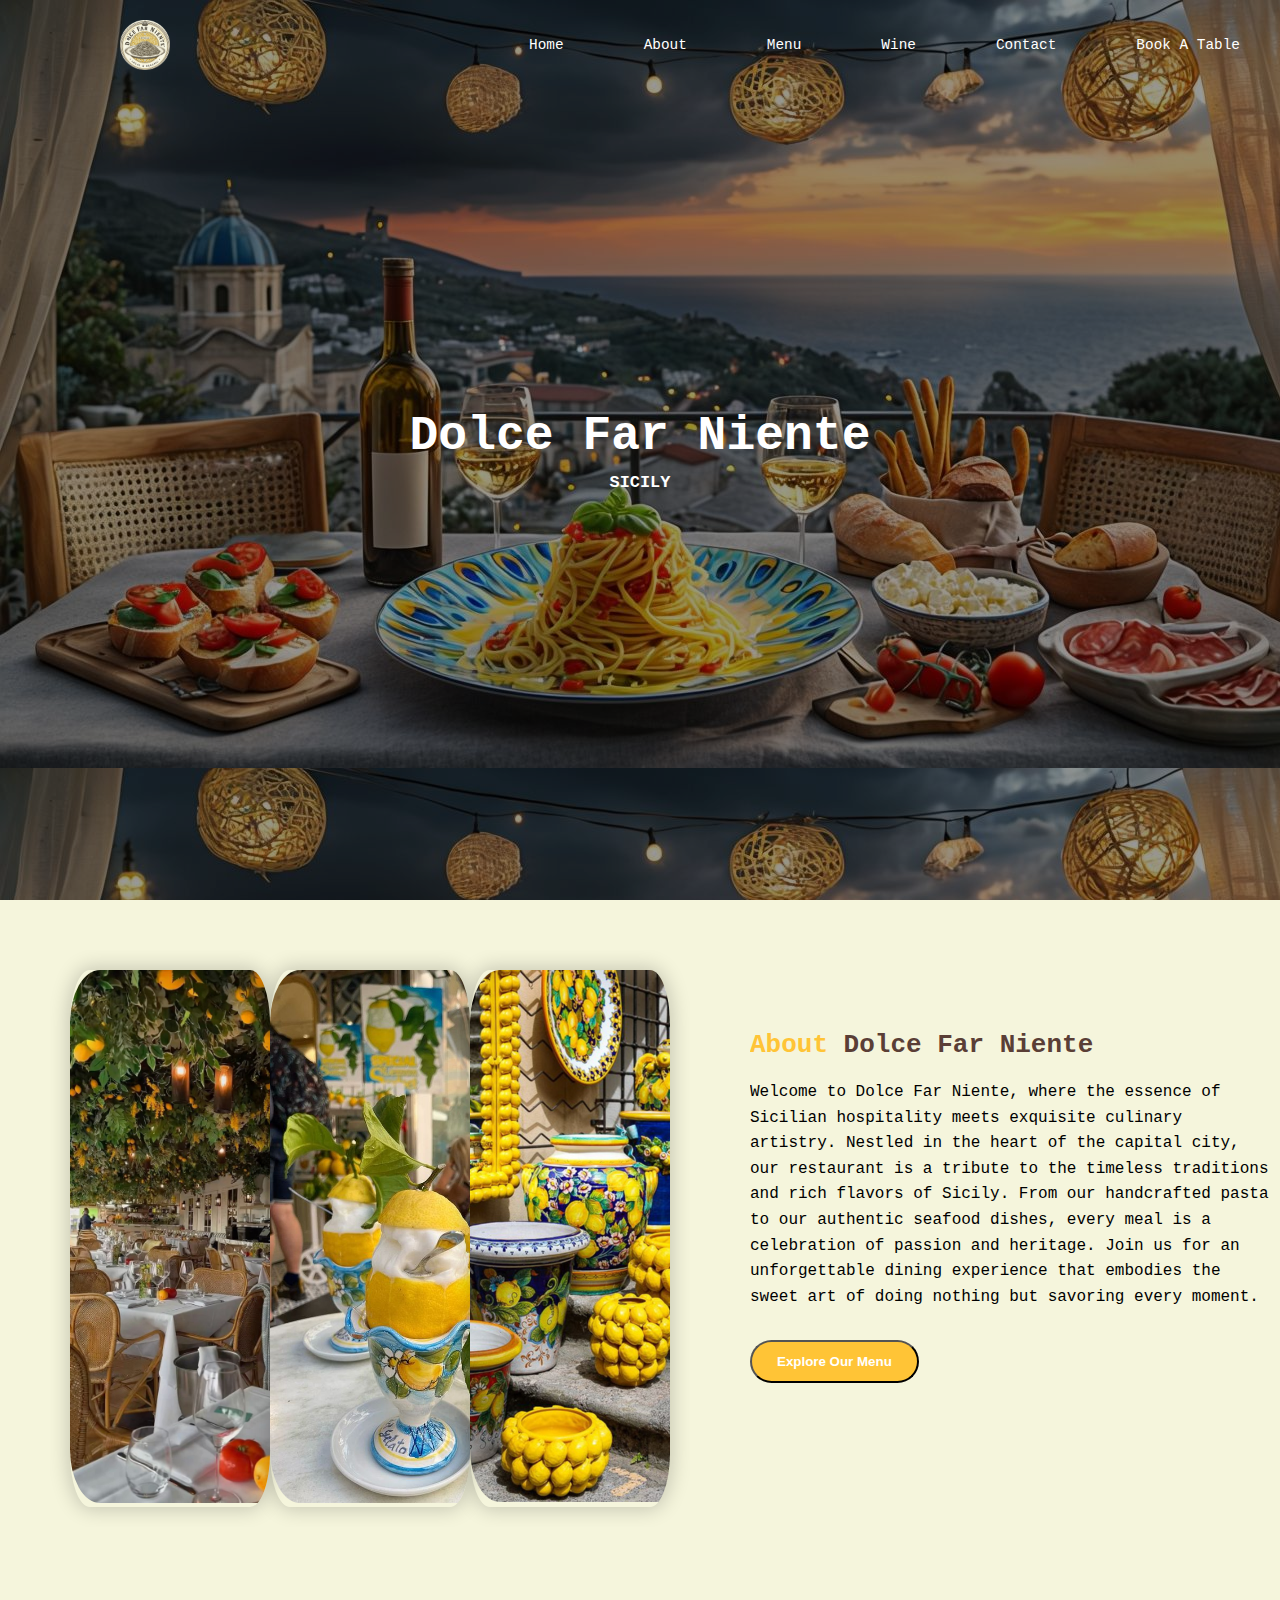
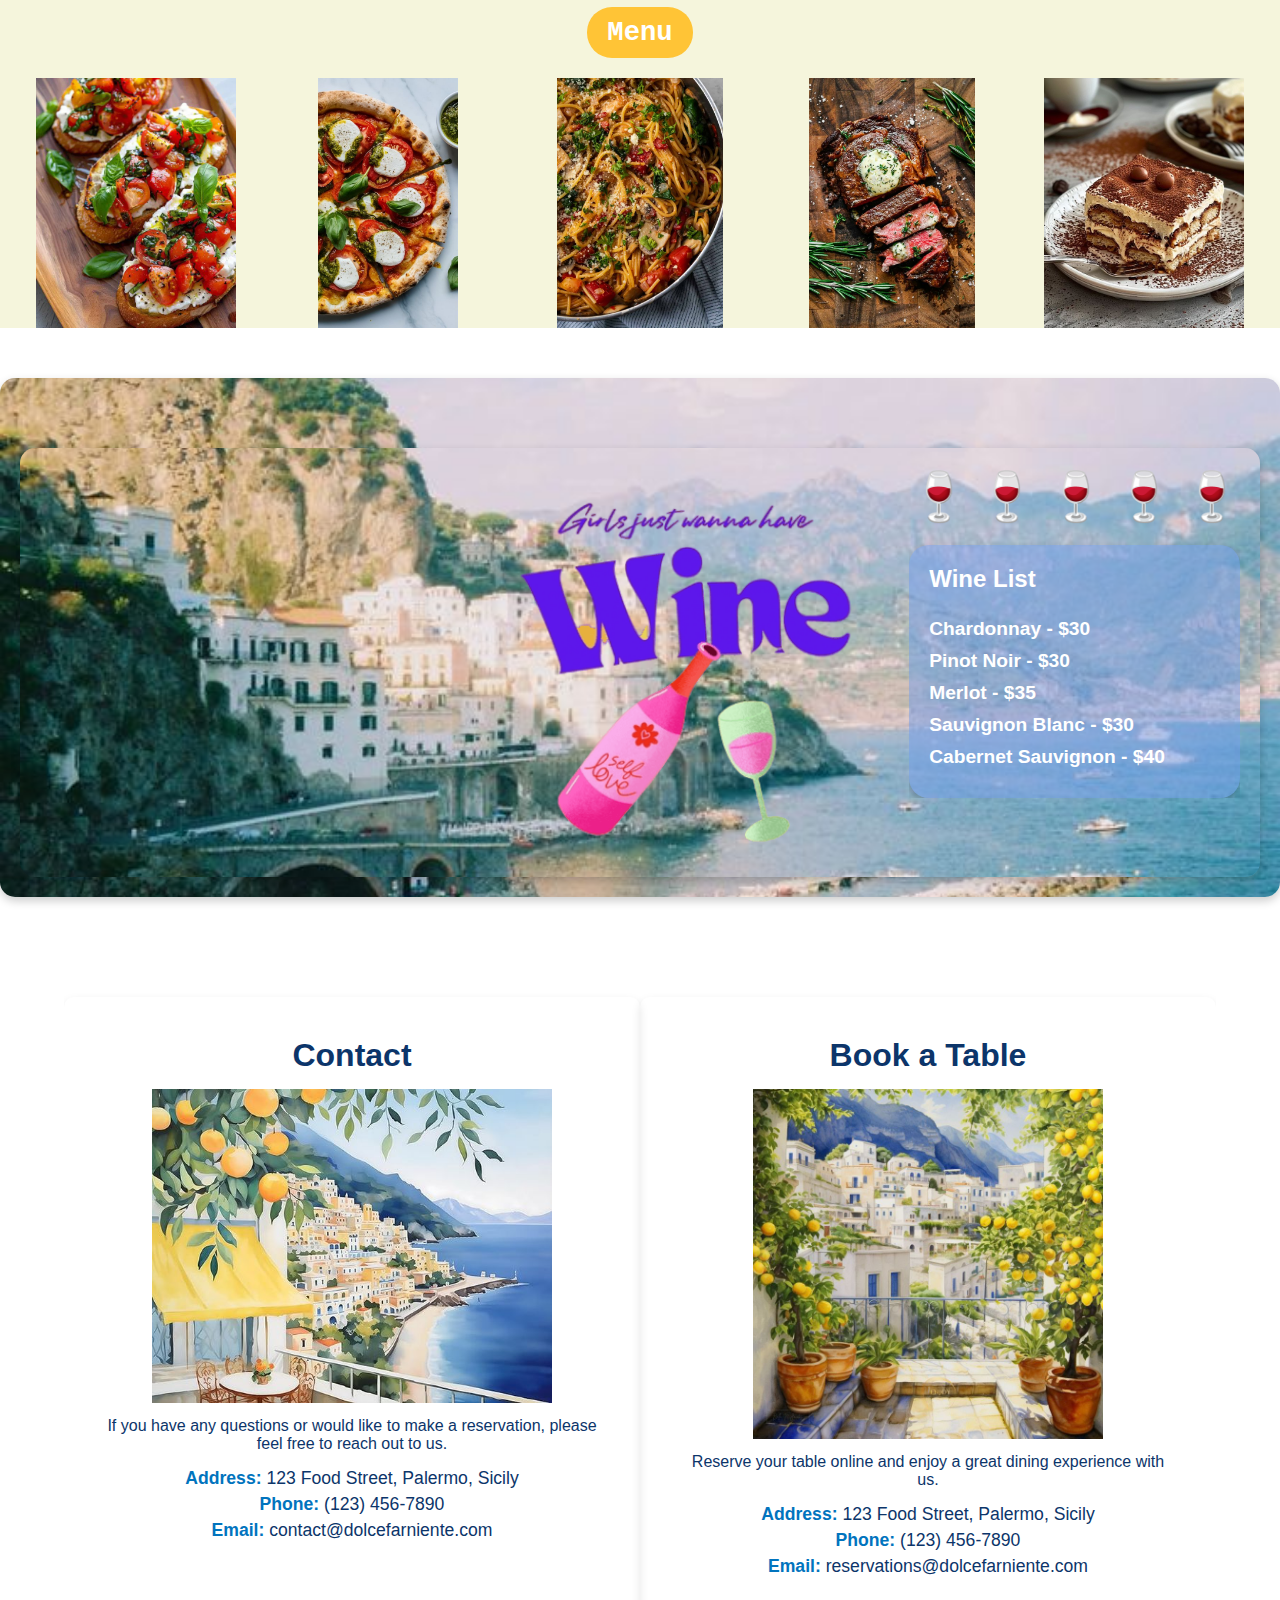
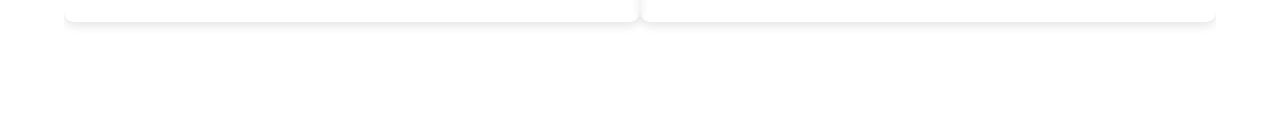
<file: index.html>
<!DOCTYPE html>
<html lang="en">
<head>
    <meta charset="UTF-8">
    <meta name="viewport" content="width=device-width, initial-scale=1.0">
    <title>Dolce Far Niente</title>
    <link rel="stylesheet" href="style.css">
</head>
<body>


    <header>
        
        
        <nav class="nav-bar">
            <a href="#" class="logo">
                <img src="logo2.png" alt="Dolce Far Niente Logo">
            <nav class="nav-links">
                <a href="#home">Home</a>
                <a href="#about">About</a>
                <a href="#menu">Menu</a>
                <a href="#wine">Wine</a>
                <a href="#contact">Contact</a>
                <a href="#bookatable">Book A Table</a>
            </nav>
        </nav>
    </header>

    
    <section class="home" id="home">
        <div class="content">
            <h1>Dolce Far Niente</h1>
            <h2>SICILY</h2>
        </div>
    </section>

    <section class="about" id="about">
        <div class="container">
            <div class="box">
                <img src="pic1.jpg">
            </div>
            <div class="box">
                <img src="pic2.jpg">
            </div>
            <div class="box">
                <img src="pic33.png" class="threepic">
            </div>
        </div>
        <div class="about-content">
            <h2><span>About</span> Dolce Far Niente</h2>
            <h3>Welcome to Dolce Far Niente, where the essence of Sicilian hospitality meets exquisite culinary artistry. 
                Nestled in the heart of the capital city, our restaurant is a tribute to the timeless traditions and rich flavors of Sicily. 
                From our handcrafted pasta to our authentic seafood dishes, every meal is a celebration of passion and heritage. 
                Join us for an unforgettable dining experience that embodies the sweet art of doing nothing but savoring every moment.</h3>
               <a href="menu.html" target="_blank"><button type="button">Explore Our Menu</button></a>
        </div>
   
    </section>

    <section class="menu" id="menu">
        <div class="menu-section">
            <a href="menu.html" target="_blank"><button class="menu-button">Menu</button></a>
            <div class="gallery">
                <div class="gallery-item">
                    <img src="starter.jpg" alt="Starter">
                    <div class="overlay">
                        <span>Starter</span>
                    </div>
                </div>
                <div class="gallery-item">
                    <img src="pizza.jpg" alt="Pizza">
                    <div class="overlay">
                        <span>Pizza</span>
                    </div>
                </div>
                <div class="gallery-item">
                    <img src="pasta.jpg" alt="Pasta">
                    <div class="overlay">
                        <span>Pasta</span>
                    </div>
                </div>
                <div class="gallery-item">
                    <img src="meat.jpg" alt="Meat">
                    <div class="overlay">
                        <span>Meat</span>
                    </div>
                </div>
                <div class="gallery-item">
                    <img src="dessert.jpg" alt="Dessert">
                    <div class="overlay">
                        <span>Dessert</span>
                    </div>
                </div>
            </div>
        </div>
    </section>

    <section class="wine" id="wine">
        <div id="wine">
            <img src="wine2.png" alt="Wine Bottles" class="wine-image">
            <div class="wine-content">
                <div class="wine-icons">
                    <div class="wine-icon" style="animation: move1 5s infinite;">🍷</div>
                    <div class="wine-icon" style="animation: move2 6s infinite;">🍷</div>
                    <div class="wine-icon" style="animation: move3 4.5s infinite;">🍷</div>
                    <div class="wine-icon" style="animation: move4 5.5s infinite;">🍷</div>
                    <div class="wine-icon" style="animation: move5 6.5s infinite;">🍷</div>
                </div>
                <div class="wine-list">
                    <h2>Wine List</h2>
                    <ul>
                        <li>Chardonnay - $30</li>
                        <li>Pinot Noir - $30</li>
                        <li>Merlot - $35</li>
                        <li>Sauvignon Blanc - $30</li>
                        <li>Cabernet Sauvignon - $40</li>
                    </ul>
                </div>
            </div>
        </div>
        
    </section>

    <div id="main-container">

    <section class="contact" id="contact">
        <div id="contact">
            <h2>Contact</h2>
            <img src="contact.jpg">
            <p>If you have any questions or would like to make a reservation, please feel free to reach out to us.</p>
            <div class="contact-details">
                <p><strong>Address:</strong> 123 Food Street, Palermo, Sicily</p>
                <p><strong>Phone:</strong> (123) 456-7890</p>
                <p><strong>Email:</strong> contact@dolcefarniente.com</p>
            </div>
        </div>
    </section>

    <section class="bookatable" id="bookatable">
        <div id="bookatable">
            <h2>Book a Table</h2>
            <img src="bookatable.jpg">
            <p>Reserve your table online and enjoy a great dining experience with us.</p>
            <div class="booking-details">
                <p><strong>Address:</strong> 123 Food Street, Palermo, Sicily</p>
                <p><strong>Phone:</strong> (123) 456-7890</p>
                <p><strong>Email:</strong> reservations@dolcefarniente.com</p>
            </div>
        </div>
    </div>
    </section>

</body>
</html>
</file>
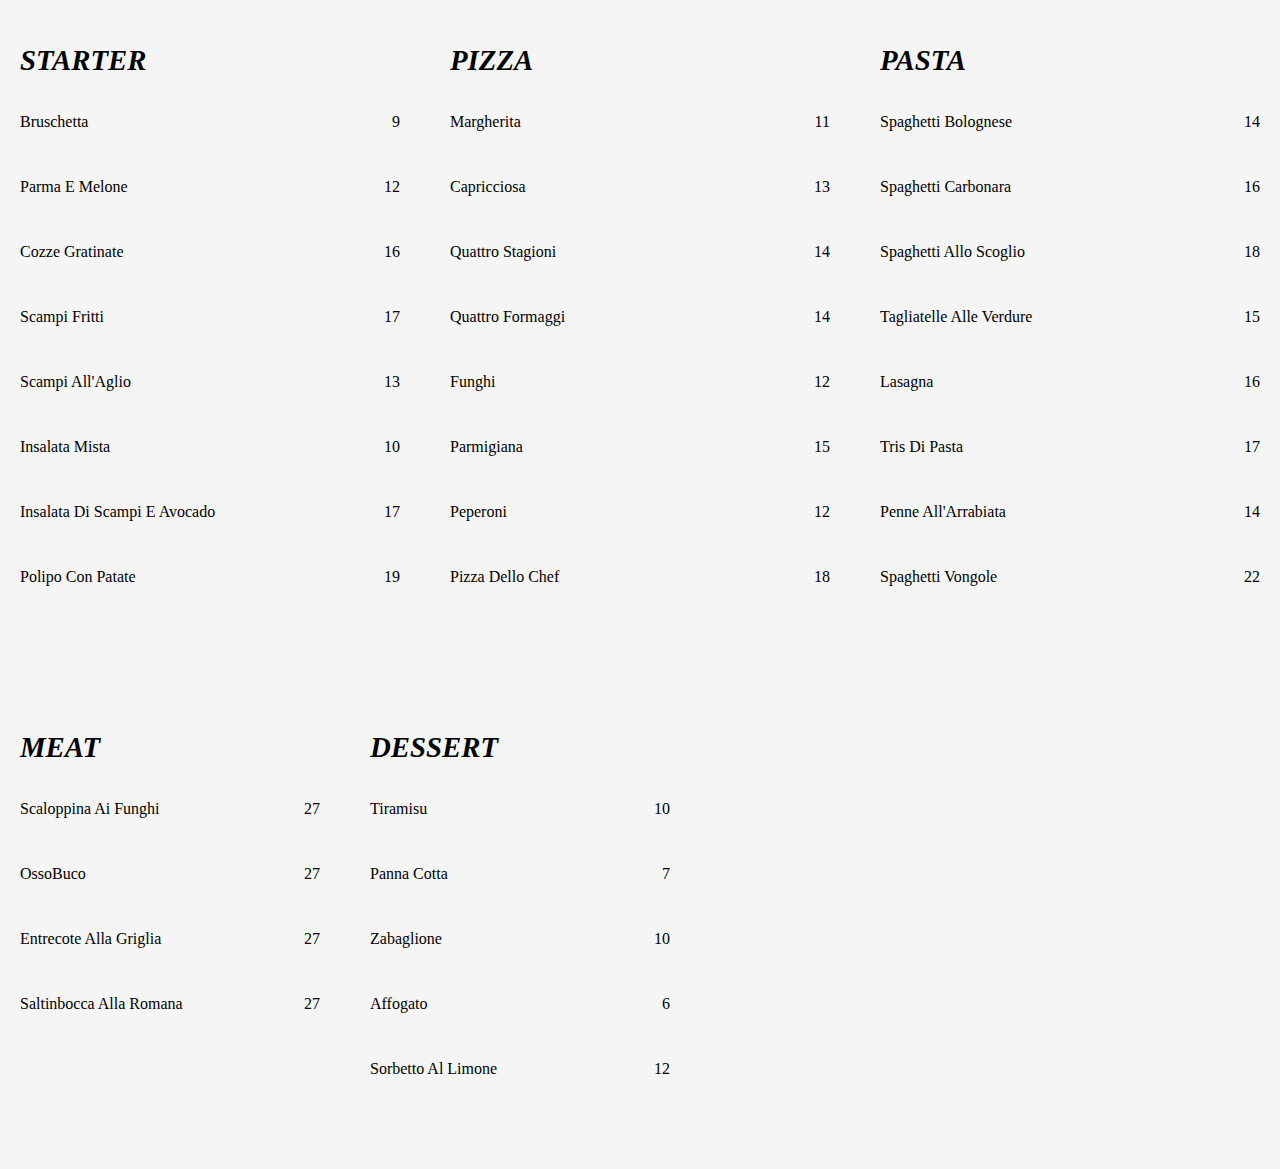
<file: menu.html>
<!DOCTYPE html>
<html lang="en">
<head>
    <meta charset="UTF-8">
    <meta name="viewport" content="width=device-width, initial-scale=1.0">
    <title>Menu Page</title>
    <link rel="stylesheet" href="menu.css">
</head>
<body>
    <div class="menu-container">
        <div class="menu-section">
            <h2>STARTER</h2>
            <div class="menu-item">
                <p class="item-name">Bruschetta</p>
                <p class="item-price">9</p>
            </div>
            <div class="menu-item">
                <p class="item-name">Parma E Melone</p>
                <p class="item-price">12</p>
            </div>
            <div class="menu-item">
                <p class="item-name">Cozze Gratinate</p>
                <p class="item-price">16</p>
            </div>
            <div class="menu-item">
                <p class="item-name">Scampi Fritti</p>
                <p class="item-price">17</p>
            </div>
            <div class="menu-item">
                <p class="item-name">Scampi All'Aglio</p>
                <p class="item-price">13</p>
            </div>
            <div class="menu-item">
                <p class="item-name">Insalata Mista</p>
                <p class="item-price">10</p>
            </div>
            <div class="menu-item">
                <p class="item-name">Insalata Di Scampi E Avocado</p>
                <p class="item-price">17</p>
            </div>
            <div class="menu-item">
                <p class="item-name">Polipo Con Patate</p>
                <p class="item-price">19</p>
            </div>
        </div>

        <div class="menu-section">
            <h2>PIZZA</h2>
            <div class="menu-item">
                <p class="item-name">Margherita</p>
                <p class="item-price">11</p>
            </div>
            <div class="menu-item">
                <p class="item-name">Capricciosa</p>
                <p class="item-price">13</p>
            </div>
            <div class="menu-item">
                <p class="item-name">Quattro Stagioni</p>
                <p class="item-price">14</p>
            </div>
            <div class="menu-item">
                <p class="item-name">Quattro Formaggi</p>
                <p class="item-price">14</p>
            </div>
            <div class="menu-item">
                <p class="item-name">Funghi</p>
                <p class="item-price">12</p>
            </div>
            <div class="menu-item">
                <p class="item-name">Parmigiana</p>
                <p class="item-price">15</p>
            </div>
            <div class="menu-item">
                <p class="item-name">Peperoni</p>
                <p class="item-price">12</p>
            </div>
            <div class="menu-item">
                <p class="item-name">Pizza Dello Chef</p>
                <p class="item-price">18</p>
            </div>
        </div>

        <div class="menu-section">
            <h2>PASTA</h2>
            <div class="menu-item">
                <p class="item-name">Spaghetti Bolognese</p>
                <p class="item-price">14</p>
            </div>
            <div class="menu-item">
                <p class="item-name">Spaghetti Carbonara</p>
                <p class="item-price">16</p>
            </div>
            <div class="menu-item">
                <p class="item-name">Spaghetti Allo Scoglio</p>
                <p class="item-price">18</p>
            </div>
            <div class="menu-item">
                <p class="item-name">Tagliatelle Alle Verdure</p>
                <p class="item-price">15</p>
            </div>
            <div class="menu-item">
                <p class="item-name">Lasagna</p>
                <p class="item-price">16</p>
            </div>
            <div class="menu-item">
                <p class="item-name">Tris Di Pasta</p>
                <p class="item-price">17</p>
            </div>
            <div class="menu-item">
                <p class="item-name">Penne All'Arrabiata</p>
                <p class="item-price">14</p>
            </div>
            <div class="menu-item">
                <p class="item-name">Spaghetti Vongole</p>
                <p class="item-price">22</p>
            </div>
        </div>
        <div class="menu-container new-row">
        <div class="menu-section">
            <h2>MEAT</h2>
            <div class="menu-item">
                <p class="item-name">Scaloppina Ai Funghi</p>
                <p class="item-price">27</p>
            </div>
            <div class="menu-item">
                <p class="item-name">OssoBuco</p>
                <p class="item-price">27</p>
            </div>
            <div class="menu-item">
                <p class="item-name">Entrecote Alla Griglia</p>
                <p class="item-price">27</p>
            </div>
            <div class="menu-item">
                <p class="item-name">Saltinbocca Alla Romana</p>
                <p class="item-price">27</p>
            </div>
        </div>

        <div class="menu-section">
            <h2>DESSERT</h2>
            <div class="menu-item">
                <p class="item-name">Tiramisu</p>
                <p class="item-price">10</p>
            </div>
            <div class="menu-item">
                <p class="item-name">Panna Cotta</p>
                <p class="item-price">7</p>
            </div>
            <div class="menu-item">
                <p class="item-name">Zabaglione</p>
                <p class="item-price">10</p>
            </div>
            <div class="menu-item">
                <p class="item-name">Affogato</p>
                <p class="item-price">6</p>
            </div>
            <div class="menu-item">
                <p class="item-name">Sorbetto Al Limone</p>
                <p class="item-price">12</p>
            </div>
        </div>
    </div>
</div>
</body>
</html>
</file>
<file: style.css>
:root {
    --primary-color: #FFC436;
    --secondary-color: #0174BE;
    --third-color: #0C356A;
}


* {
    margin: 0;
    padding: 0;
    box-sizing: border-box;
    scroll-behavior: smooth;
    overflow-x: hidden;

}

body {
    font-family: Arial, Helvetica, sans-serif;
    height: 100%;
}

header {
    position: absolute;
    top: 0;
    width: 100%;
    padding: 20px 40px;
    display: flex;
    justify-content: space-between;
    align-items: center;
    color: #fff;
    z-index: 10;
}

.logo {
    font-size: 1.5em;
    font-weight: bold;
    color: #fff;
    text-decoration: none;
    cursor: pointer;
}

.nav-bar {
    display: flex;
    gap: 14px;
    justify-content: space-between;
    align-items: center;
    width: 100%;

}

.logo img {
    width: 50px;
    height: auto;
    vertical-align: middle;
}



.nav-bar a {
    color: #fff;
    text-decoration: none;
    font-size: 0.9em;
    display: flex;
    justify-content: flex-end;
    padding-left: 80px;
    font-family: monospace;
    cursor: pointer;

}

.nav-bar a:hover {
    color: var(--primary-color);
    font-size: 1.5rem;
}

.nav-links {
    display: flex;
    justify-content: center;
    font-size: 1rem;
    
}


.home {
    height: 100vh;
    background: url('bg3.jpeg');
    display: flex;
    align-items: center;
    justify-content: center;
    position: relative;
}

.home::before {
    content: "";
    position: absolute;
    top: 0;
    left: 0;
    width: 100%;
    height: 100%;
    background-color: rgba(0, 0, 0, 0.4); /* Overlay for readability */
    z-index: 1;
}

.content {
    position: relative;
    color: #fff;
    text-align: center;
    z-index: 2;
}

.content h1 {
    font-size: 3rem;
    font-weight: bold;
    font-family: monospace;
}

.content h2 {
    font-size: 1.3em;
    margin-top: 10px;
    font-family: monospace;
}

.about {
    background-color: beige;
    display: flex;
    flex-wrap: wrap;
    width: 100%;
    scrollbar-width: none;

}

.container {
    display: flex;
    flex-direction: row;
    justify-content: flex-start;
    margin: 50px;
    padding: 20px;
    width: 50%;
    scrollbar-width: none;
    
}

.container:hover {
    width: 50%;
    scrollbar-width: none;
}

.box {
    box-shadow: 0 0 20px 2px rgba(0, 0, 0, 0.2);
    transition: 1s;
    scrollbar-width: none;
    -ms-overflow-style: none;
    border-radius: 10%;
}

.box:hover {
    transform: scale(1.3);
    z-index: 2;
}

.box img {
    width: 300px;
    height: 532,98px;
    border-radius: 10%;
}

.box img .threepic {
    height: 532.98px;
    width: 300px;
}

.about-content {
    flex: 1;
    padding: 10px;
    

}

.about-content h2 {
    font-size: 2em;
    margin-bottom: 20px;
    color: #5a3e36; 
    padding-top: 120px;
    font-family: monospace;
}

.about-content h3 {
    font-size: 1rem;
    line-height: 1.6;
    margin-bottom: 30px;
    font-family: monospace;
    font-weight: lighter;
}

.about span {
    color: var(--primary-color);
}

.about button {
    display: inline-block;
    padding: 12px 25px;
    background-color: var(--primary-color); 
    color: #fff;
    font-weight: bolder;
    text-decoration: none;
    border-radius: 25px;
    transition: background-color 0.3s ease;
    cursor: pointer;
}

.about button:hover {
    background-color: var(--secondary-color);
}


.menu-section {
    text-align: center;
    width: 100%;
    background-color: beige;
    padding-top: 30px;
    font-family: monospace;
    cursor: pointer;
}

.menu-button {
    font-size: 1.7rem;
    padding: 10px 20px;
    margin-bottom: 20px;
    cursor: pointer;
    background-color: var(--primary-color);
    color: #fff;
    font-weight: bolder;
    border: black;
    border-radius: 25px; 
    font-family: monospace;
}

.menu-button:hover {
    background-color: var(--secondary-color);
}

.gallery {
    display: flex;
    gap: 2px;
    justify-content: center;
}

.gallery-item {
    position: relative;
    width: 250px;
    height: 250px;
    overflow: hidden;
    border-radius: 5px;
    
}

.gallery-item img {
    width: 100;
    height: 100%;
    object-fit: contain;
    transition: transform 0.3s ease;
}

.gallery-item:hover img {
    transform: scale(1.1);
}

.overlay {
    position: absolute;
    top: 0;
    left: 0;
    width: 100%;
    height: 100%;
    background-color: rgba(70, 35, 151, 0.6);
    color: #fff;
    display: flex;
    justify-content: center;
    align-items: center;
    opacity: 0;
    transition: opacity 0.3s ease;
    font-size: 1rem;
}

.gallery-item:hover .overlay {
    opacity: 1;
}



#wine {
    display: flex;
    align-items: flex-start;
    gap: 30px;
    margin-top: 50px;
    background-image: url(winebg.jpg);
    background-size: cover;
    background-position: center;
    background-repeat: no-repeat;
    position: relative;
    padding: 20px; 
    border-radius: 15px;
    box-shadow: 0 4px 10px rgba(0, 0, 0, 0.2);
}

.wine-image {
    width: 400px; 
    height: auto;
    display: flex;
    justify-content: center;
    margin-left: 450px;
}

.wine-content {
    display: flex;
    flex-direction: column;
    gap: 20px;
}

.wine-icons {
    display: flex;
    gap: 10px;
    font-size: 3rem;
}

/* Animation styles for wine icons */
.wine-icon {
    display: inline-block;
}

@keyframes move1 {
    0%, 100% { transform: translateY(0); }
    50% { transform: translateY(-10px) rotate(10deg); }
}

@keyframes move2 {
    0%, 100% { transform: translateY(0); }
    50% { transform: translateY(-15px) rotate(-10deg); }
}

@keyframes move3 {
    0%, 100% { transform: translateY(0); }
    50% { transform: translateY(-12px) rotate(8deg); }
}

@keyframes move4 {
    0%, 100% { transform: translateY(0); }
    50% { transform: translateY(-8px) rotate(-5deg); }
}

@keyframes move5 {
    0%, 100% { transform: translateY(0); }
    50% { transform: translateY(-14px) rotate(12deg); }
}

.wine-list {
    font-size: 1.2rem;
    background-color: rgba(114, 158, 238, 0.473);
    padding: 20px;
    border-radius: 20px;
    box-shadow: 0 4px 8px rgba(0, 0, 0, 0.2);
}

.wine-list h2 {
    margin-bottom: 15px;
    font-size: 1.5rem;
    color: white;
}

.wine-list ul {
    list-style: none;
}

.wine-list li {
    margin: 10px 0;
    color: white;
    font-weight: bold;
}


#main-container {
    display: flex; 
    justify-content: space-between; 
    margin: 50px auto; 
    width: 90%;
}


.contact {
    position: relative; 
    text-align: center;
    padding: 40px;
    border-radius: 10px;
    box-shadow: 0 4px 10px rgba(0, 0, 0, 0.1);
    width: 50%;
    margin: 50px auto;
    overflow: hidden; 
}

.contact img {
    width: 400px;
}

.contact::before {
    content: '';
    position: absolute;
    top: 0;
    left: 0;
    right: 0;
    bottom: 0;
    background-size: cover; 
    background-position: center; 
    opacity: 0.5; 
    z-index: 0; 
}

.contact h2 {
    font-size: 2rem;
    color: var(--third-color); 
    margin-bottom: 15px;
    position: relative; 
    z-index: 1; 
}

.contact p {
    font-size: 1rem;
    color: var(--third-color); 
    margin: 10px 0;
    position: relative; 
    z-index: 1; 
}

.contact-details p {
    font-size: 1.1rem;
    color: var(--third-color); 
    margin: 5px 0;
    position: relative; 
    z-index: 1; 
}

.contact-details p strong {
    color: var(--secondary-color); 
}

.bookatable {
    position: relative; 
    text-align: center;
    padding: 40px;
    border-radius: 10px;
    box-shadow: 0 4px 10px rgba(0, 0, 0, 0.1);
    width: 50%;
    margin: 50px auto;
    overflow: hidden; 
}

.bookatable img {
    width: 350px;
}

.bookatable::before {
    content: '';
    position: absolute;
    top: 0;
    left: 0;
    right: 0;
    bottom: 0;
    background-size: cover; 
    background-position: center; 
    opacity: 0.5; 
    z-index: 0; 
}

.bookatable h2 {
    font-size: 2rem;
    color: var(--third-color); 
    margin-bottom: 15px;
    position: relative; 
    z-index: 1;  
}

.bookatable p {
    font-size: 1rem;
    color: var(--third-color); 
    margin: 10px 0;
    position: relative; 
    z-index: 1; 
}

.booking-details p {
    font-size: 1.1rem;
    color: var(--third-color); 
    margin: 5px 0;
    position: relative; 
    z-index: 1; 
}

.booking-details p strong {
    color: var(--secondary-color);
}










/* Media Queries for Mobile Devices */
@media (max-width: 768px) {
    header {
        flex-direction: column;
        align-items: flex-start;
        padding: 10px 20px;
    }

    .nav-bar {
        flex-direction: column;
        width: 100%;
        gap: 10px;
    }

    .nav-bar a {
        padding-left: 0;
        padding: 10px 0;
        font-size: 1em;
    }

    .home {
        height: 80vh;
    }

    .content h1 {
        font-size: 2.5rem;
    }

    .content h2 {
        font-size: 1.2em;
    }

    .container {
        flex-direction: column;
        width: 100%;
        margin: 20px 0;
        padding: 0;
    }

    .box {
        width: 100%;
        margin: 10px 0;
    }

    .about-content h2 {
        font-size: 1.8em;
        padding-top: 60px;
    }

    .about-content h3 {
        font-size: 0.9rem;
    }

    .menu-section {
        padding: 20px 0;
    }

    .menu-button {
        font-size: 1.5rem;
    }

    .gallery-item {
        width: 100%;
        height: 200px;
    }

    .wine-image {
        width: 100%;
        margin-left: 0;
    }

    .contact, .bookatable {
        width: 90%;
        margin: 20px auto;
        padding: 20px;
    }

    .contact img, .bookatable img {
        width: 100%;
        height: auto;
    }

    .wine-list {
        font-size: 1rem;
    }

    .wine-list h2 {
        font-size: 1.2rem;
    }

    .wine-list li {
        font-size: 0.9rem;
    }

    .booking-details p, .contact-details p {
        font-size: 0.9rem;
    }

    .about button {
        width: 100%;
        padding: 10px;
        font-size: 1rem;
    }
}

@media (max-width: 480px) {
    .content h1 {
        font-size: 2rem;
    }

    .content h2 {
        font-size: 1em;
    }

    .about-content h2 {
        font-size: 1.5em;
    }

    .about-content h3 {
        font-size: 0.8rem;
    }

    .menu-button {
        font-size: 1.3rem;
    }

    .wine-list h2 {
        font-size: 1rem;
    }

    .wine-list li {
        font-size: 0.8rem;
    }

    .contact h2, .bookatable h2 {
        font-size: 1.5rem;
    }

    .contact p, .bookatable p {
        font-size: 0.9rem;
    }

    .booking-details p, .contact-details p {
        font-size: 0.8rem;
    }
}
</file>
<file: menu.css>
body {
    font-family: 'Georgia', serif;
    margin: 0;
    padding: 20px;
    background-color: #f5f5f5;
}

.menu-container {
    display: flex;
    gap: 50px;
    flex-wrap: wrap;
    justify-content: space-between;
}

.menu-section {
    flex: 1;
    min-width: 300px;
    margin-bottom: 40px;
    
}

h2 {
    font-size: 1.8rem;
    font-style: italic;
    margin-bottom: 20px;
}

.menu-item {
    display: flex;
    justify-content: space-between;
    margin-bottom: 15px;
}

.item-name {
    font-size: 1rem;
}

.item-price {
    font-size: 1rem;
}
</file>
